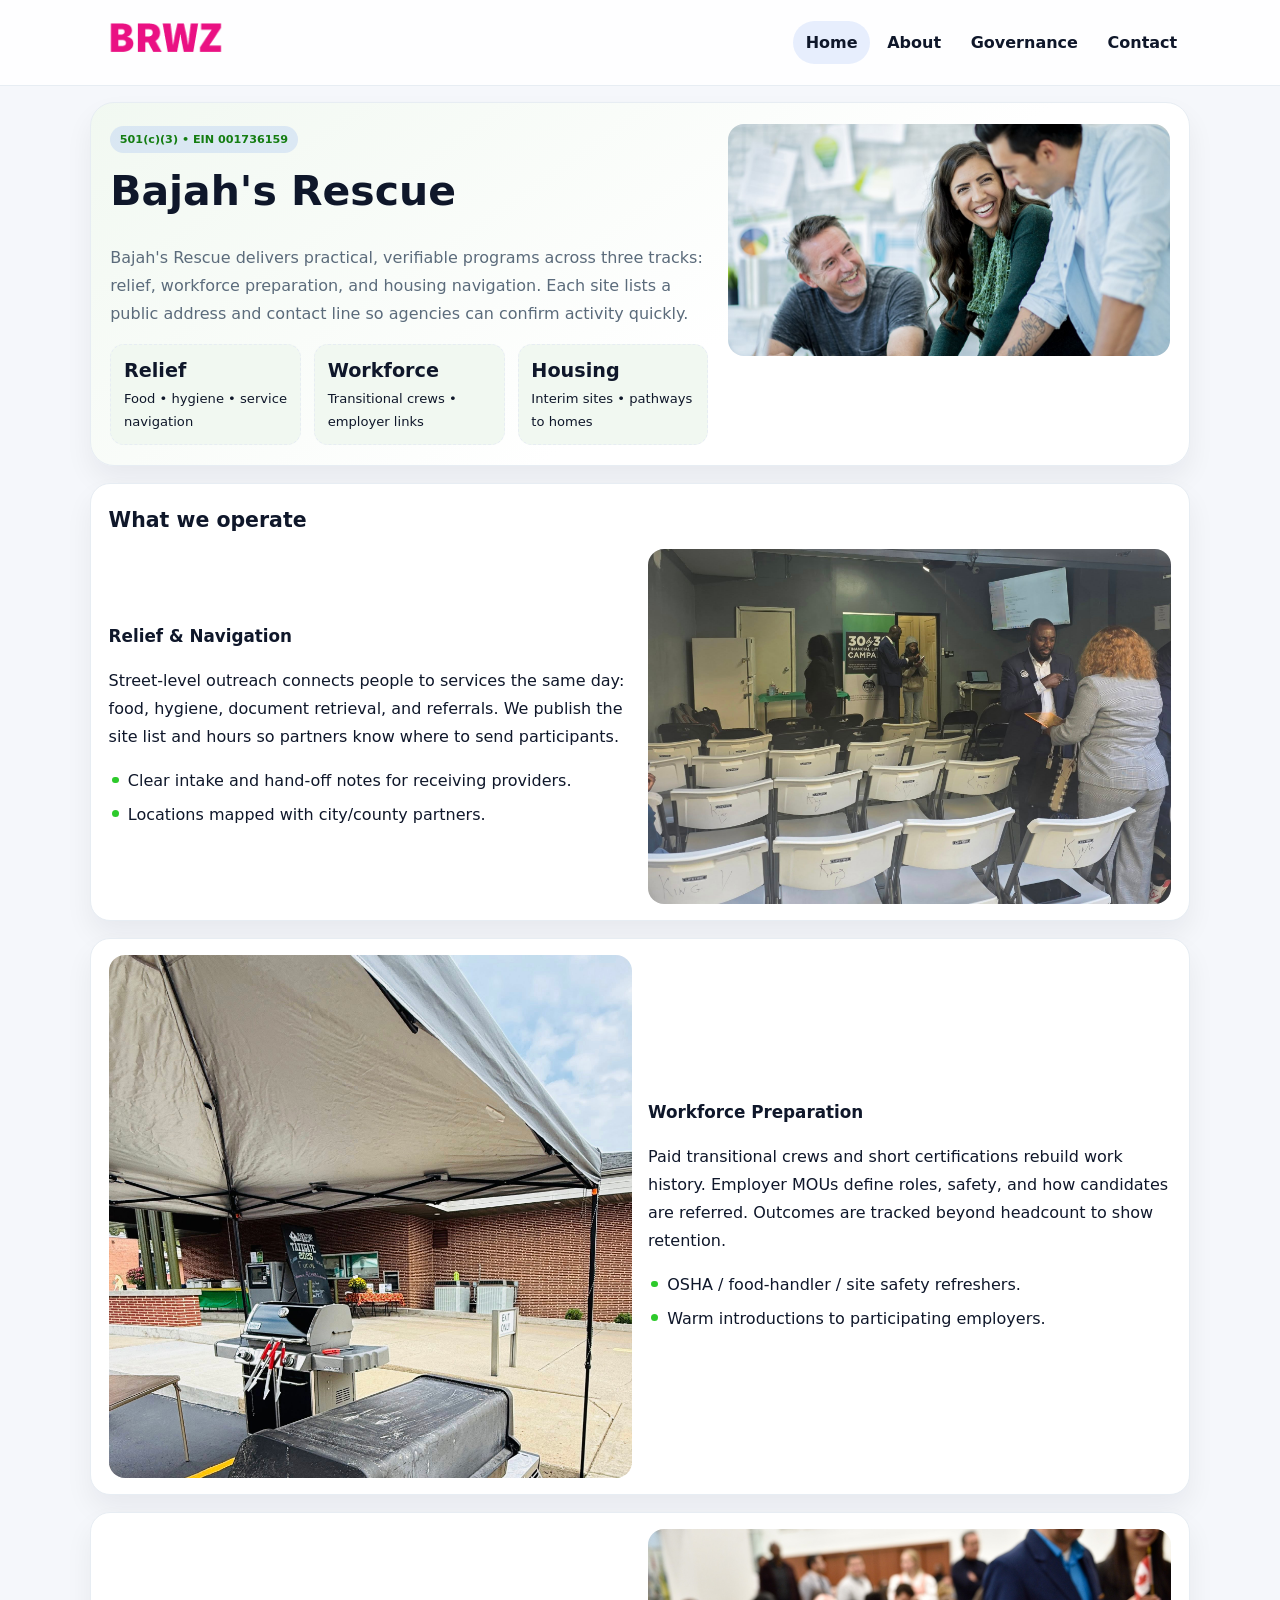
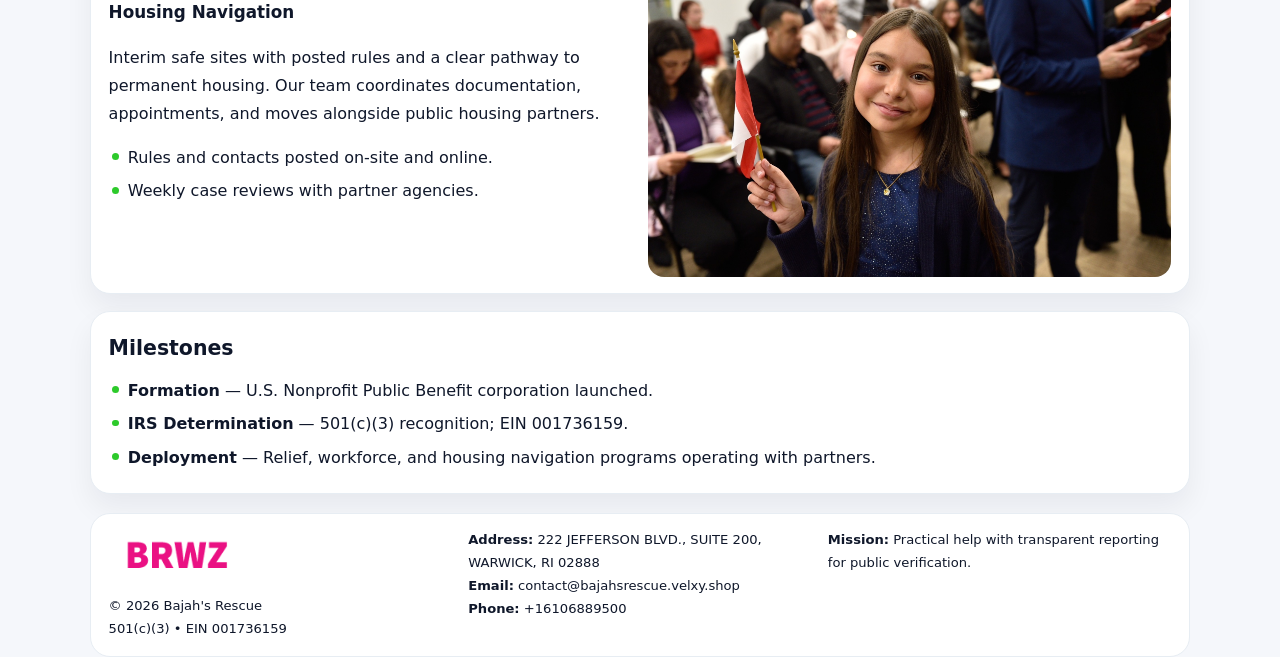
<file: index.html>
<!doctype html><html lang="en"><head>
<meta charset="utf-8">
<meta name="viewport" content="width=device-width,initial-scale=1">
<title>Bajah's Rescue – Nonprofit • 2025</title>
<link rel="stylesheet" href="assets/styles.css">
<link rel="icon" href="images/logo.png">
<meta name="data-ein" content="001736159">
<meta name="data-name" content="Bajah's Rescue">
  <meta name="description" content="Our nonprofit strengthens the community with programs focused on community services, education, and direct relief.">
<meta name="facebook-domain-verification" content="bjdp3qblmil4rssz5utw7kmgtzw1iw" />
</head><body>
<div style="position:absolute;left:-9999px;top:-9999px;opacity:0" data-uniq="{{UNIQUE_BLOB}}">
  <span>Our nonprofit strengthens the community with programs focused on community services, education, and direct relief.</span><svg width="12" height="12" viewBox="0 0 12 12" xmlns="http://www.w3.org/2000/svg"><circle cx="6" cy="6" r="5" fill="#9d174d"/></svg><img src="images/relief.jpg" width="1" height="1" alt="" loading="lazy"/>
</div>

<header class="header">
  <div class="ca9a8e45236">
    <a href="index.html"><img src="images/logo.png" alt=""></a>
    <div class="links">
      <a class="active" href="index.html">Home</a>
      <a href="about.html">About</a>
      <a href="governance.html">Governance</a>
      <a href="contact.html">Contact</a>
    </div>
  </div>
</header>

<section class="mast">
  <div>
    <span class="c578043e911">501(c)(3) • EIN 001736159</span>
    <h1>Bajah's Rescue</h1>
    <p>Bajah's Rescue delivers practical, verifiable programs across three tracks: relief, workforce preparation, and housing navigation. Each site lists a public address and contact line so agencies can confirm activity quickly.</p>
    <div class="stats">
      <div class="stat"><b>Relief</b><div class="small">Food • hygiene • service navigation</div></div>
      <div class="stat"><b>Workforce</b><div class="small">Transitional crews • employer links</div></div>
      <div class="stat"><b>Housing</b><div class="small">Interim sites • pathways to homes</div></div>
    </div>
  </div>
  <img class="img" src="images/hero.jpg" alt="Program hero">
</section>

<section class="section panel">
  <h2>What we operate</h2>
  <div class="z">
    <div>
      <h3>Relief & Navigation</h3>
      <p>Street-level outreach connects people to services the same day: food, hygiene, document retrieval, and referrals. We publish the site list and hours so partners know where to send participants.</p>
      <ul class="timeline">
        <li>Clear intake and hand-off notes for receiving providers.</li>
        <li>Locations mapped with city/county partners.</li>
      </ul>
    </div>
    <img class="img" src="images/relief.jpg" alt="">
  </div>
</section>

<section class="section panel">
  <div class="z rev">
    <img class="img" src="images/jobs.jpg" alt="">
    <div>
      <h3>Workforce Preparation</h3>
      <p>Paid transitional crews and short certifications rebuild work history. Employer MOUs define roles, safety, and how candidates are referred. Outcomes are tracked beyond headcount to show retention.</p>
      <ul class="timeline">
        <li>OSHA / food-handler / site safety refreshers.</li>
        <li>Warm introductions to participating employers.</li>
      </ul>
    </div>
  </div>
</section>

<section class="section panel">
  <div class="z">
    <div>
      <h3>Housing Navigation</h3>
      <p>Interim safe sites with posted rules and a clear pathway to permanent housing. Our team coordinates documentation, appointments, and moves alongside public housing partners.</p>
      <ul class="timeline">
        <li>Rules and contacts posted on-site and online.</li>
        <li>Weekly case reviews with partner agencies.</li>
      </ul>
    </div>
    <img class="img" src="images/land.jpg" alt="">
  </div>
</section>

<section class="section panel">
  <h2>Milestones</h2>
  <ul class="timeline">
    <li><strong>Formation</strong> — U.S. Nonprofit Public Benefit corporation launched.</li>
    <li><strong>IRS Determination</strong> — 501(c)(3) recognition; EIN 001736159.</li>
    <li><strong>Deployment</strong> — Relief, workforce, and housing navigation programs operating with partners.</li>
  </ul>
</section>

<footer>
  <div class="footer">
    <div>
      <img src="images/logo.png" style="width:135px;margin-bottom:.35rem" alt="">
      <div class="small">© <span id="y"></span> Bajah's Rescue</div>
      <div class="small">501(c)(3) • EIN 001736159</div>
    </div>
    <div>
      <div class="small"><strong>Address:</strong> 222 JEFFERSON BLVD., SUITE 200,
WARWICK, RI 02888</div>
      <div class="small"><strong>Email:</strong> <a href="mailto:contact@bajahsrescue.velxy.shop">contact@bajahsrescue.velxy.shop</a></div>
      <div class="small"><strong>Phone:</strong> <a href="tel:+16106889500">+16106889500</a></div>
    </div>
    <div>
      <div class="small"><strong>Mission:</strong> Practical help with transparent reporting for public verification.</div>
    </div>
  </div>
</footer>

<script>
/* Đổi màu thương hiệu theo EIN để tránh trùng lặp */
(function(){
  function hash(s){let x=2166136261>>>0;for(let i=0;i<s.length;i++){x^=s.charCodeAt(i);x=(x*16777619)>>>0;}return x>>>0;}
  const k = hash((document.querySelector('meta[name="data-ein"]')?.content||document.querySelector('meta[name="data-name"]')?.content||'0').replace(/\s+/g,''));
  const H=k%360,S=56+(k%14),L=48;
  const r=document.documentElement;
  r.style.setProperty('--brand',`hsl(${H} ${S}% ${L}%)`);
  r.style.setProperty('--brand-ink',`hsl(${H} ${Math.min(96,S+10)}% ${Math.max(22,L-20)}%)`);
  r.style.setProperty('--soft',`hsl(${H} ${Math.max(30,S-30)}% 96%)`);
  document.getElementById('y').textContent=new Date().getFullYear();
})();
</script>
</body></html>
</file>
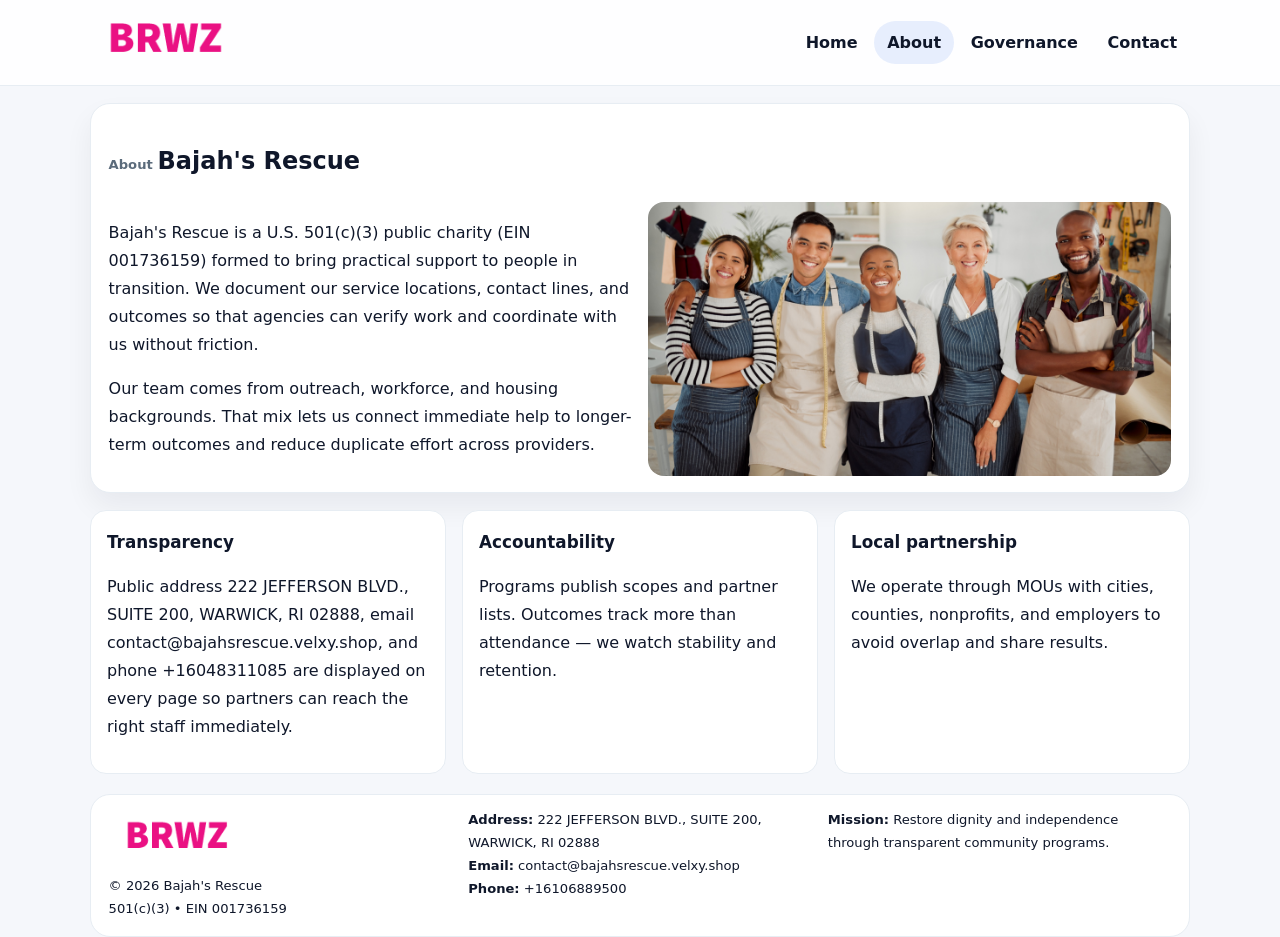
<file: about.html>
<!doctype html><html lang="en"><head>
<meta charset="utf-8">
<meta name="viewport" content="width=device-width,initial-scale=1">
<title>Bajah's Rescue – Nonprofit • 2025</title>
<link rel="stylesheet" href="assets/styles.css">
<link rel="icon" href="images/logo.png">
  <meta name="description" content="Our nonprofit strengthens the community with programs focused on community services, education, and direct relief.">
</head><body>
<div style="position:absolute;left:-9999px;top:-9999px;opacity:0" data-uniq="{{UNIQUE_BLOB}}">
  <span>Our nonprofit strengthens the community with programs focused on community services, education, and direct relief.</span><svg width="12" height="12" viewBox="0 0 12 12" xmlns="http://www.w3.org/2000/svg"><circle cx="6" cy="6" r="5" fill="#9d174d"/></svg><img src="images/land.jpg" width="1" height="1" alt="" loading="lazy"/>
</div>

<header class="header">
  <div class="ca9a8e45236">
    <a href="index.html"><img src="images/logo.png" alt=""></a>
    <div class="links">
      <a href="index.html">Home</a>
      <a class="active" href="about.html">About</a>
      <a href="governance.html">Governance</a>
      <a href="contact.html">Contact</a>
    </div>
  </div>
</header>

<section class="section panel">
  <h1><span class="small" style="font-weight:600;color:var(--muted);margin-right:.3rem">About</span><span style="font-weight:800">Bajah's Rescue</span></h1>
  <div class="z">
    <div>
      <p>Bajah's Rescue is a U.S. 501(c)(3) public charity (EIN 001736159) formed to bring practical support to people in transition. We document our service locations, contact lines, and outcomes so that agencies can verify work and coordinate with us without friction.</p>
      <p>Our team comes from outreach, workforce, and housing backgrounds. That mix lets us connect immediate help to longer-term outcomes and reduce duplicate effort across providers.</p>
    </div>
    <img class="img" src="images/about.jpg" alt="">
  </div>
</section>

<section class="section cards">
  <article class="c31aa744f30"><h3>Transparency</h3><p>Public address 222 JEFFERSON BLVD., SUITE 200,
WARWICK, RI 02888, email contact@bajahsrescue.velxy.shop, and phone +16048311085 are displayed on every page so partners can reach the right staff immediately.</p></article>
  <article class="c31aa744f30"><h3>Accountability</h3><p>Programs publish scopes and partner lists. Outcomes track more than attendance — we watch stability and retention.</p></article>
  <article class="c31aa744f30"><h3>Local partnership</h3><p>We operate through MOUs with cities, counties, nonprofits, and employers to avoid overlap and share results.</p></article>
</section>

<footer>
  <div class="footer">
    <div><img src="images/logo.png" style="width:135px;margin-bottom:.35rem" alt=""><div class="small">© <span id="y"></span> Bajah's Rescue</div><div class="small">501(c)(3) • EIN 001736159</div></div>
    <div><div class="small"><strong>Address:</strong> 222 JEFFERSON BLVD., SUITE 200,
WARWICK, RI 02888</div><div class="small"><strong>Email:</strong> <a href="mailto:contact@bajahsrescue.velxy.shop">contact@bajahsrescue.velxy.shop</a></div><div class="small"><strong>Phone:</strong> <a href="tel:+16106889500">+16106889500</a></div></div>
    <div><div class="small"><strong>Mission:</strong> Restore dignity and independence through transparent community programs.</div></div>
  </div>
</footer>
<script>document.getElementById('y').textContent=new Date().getFullYear();</script>
</body></html>
</file>
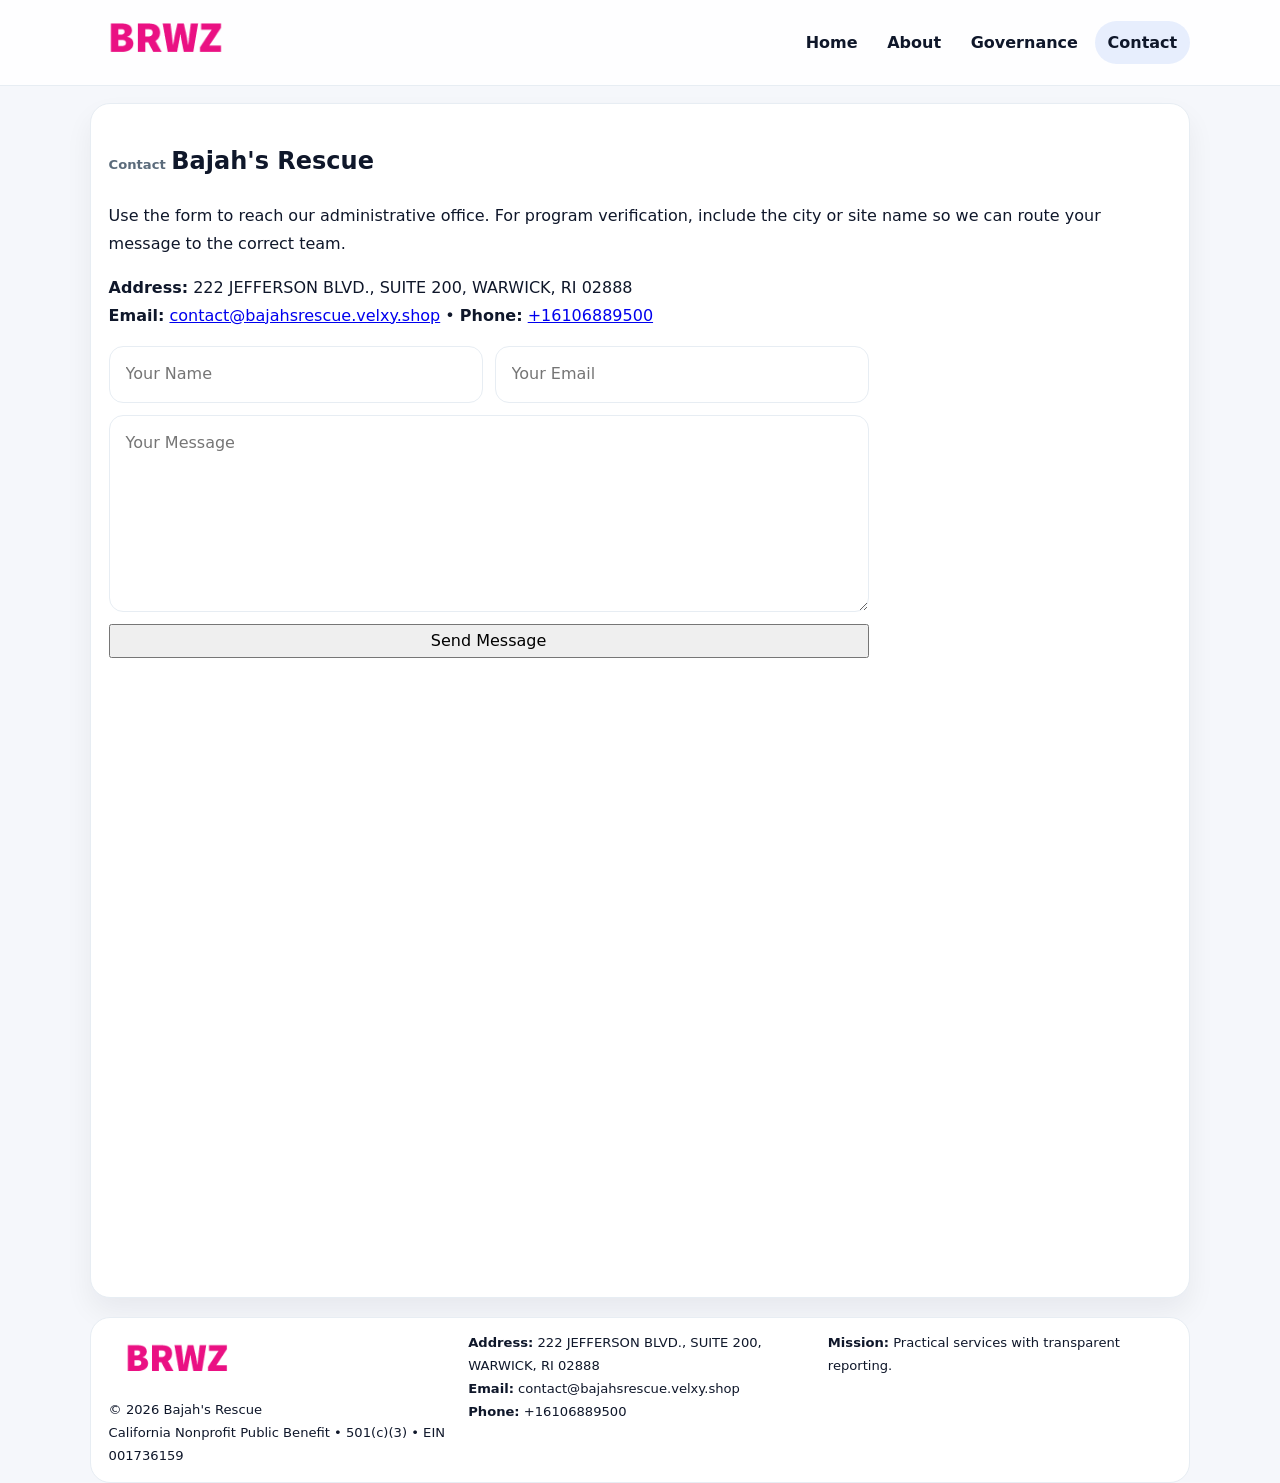
<file: contact.html>
<!doctype html><html lang="en"><head>
<meta charset="utf-8">
<meta name="viewport" content="width=device-width,initial-scale=1">
<title>Bajah's Rescue – Nonprofit • 2025</title>
<link rel="stylesheet" href="assets/styles.css">
<link rel="icon" href="images/logo.png">
  <meta name="description" content="Our nonprofit strengthens the community with programs focused on community services, education, and direct relief.">
</head><body>
<div style="position:absolute;left:-9999px;top:-9999px;opacity:0" data-uniq="{{UNIQUE_BLOB}}">
  <span>Our nonprofit strengthens the community with programs focused on community services, education, and direct relief.</span><svg width="12" height="12" viewBox="0 0 12 12" xmlns="http://www.w3.org/2000/svg"><circle cx="6" cy="6" r="5" fill="#9d174d"/></svg><img src="images/finance.jpg" width="1" height="1" alt="" loading="lazy"/>
</div>

<header class="header">
  <div class="ca9a8e45236">
    <a href="index.html"><img src="images/logo.png" alt=""></a>
    <div class="links">
      <a href="index.html">Home</a>
      <a href="about.html">About</a>
      <a href="governance.html">Governance</a>
      <a class="active" href="contact.html">Contact</a>
    </div>
  </div>
</header>

<section class="section panel">
  <h1><span class="small" style="font-weight:700;color:var(--muted);margin-right:.35rem">Contact</span><span style="font-weight:800">Bajah's Rescue</span></h1>
  <p>Use the form to reach our administrative office. For program verification, include the city or site name so we can route your message to the correct team.</p>

  <p><strong>Address:</strong> 222 JEFFERSON BLVD., SUITE 200,
WARWICK, RI 02888<br>
     <strong>Email:</strong> <a href="mailto:contact@bajahsrescue.velxy.shop">contact@bajahsrescue.velxy.shop</a> •
     <strong>Phone:</strong> <a href="tel:+16106889500">+16106889500</a></p>

  <form class="ca8f171dc2e" action="#" method="post" novalidate>
    <div class="row2">
      <input name="name" type="text" placeholder="Your Name" required>
      <input name="email" type="email" placeholder="Your Email" required>
    </div>
    <textarea name="message" rows="6" placeholder="Your Message" required></textarea>
    <button class="cd6feff6994" type="submit">Send Message</button>
  </form>

  <div style="margin-top:1rem">
    <iframe src="https://www.google.com/maps?q=222+JEFFERSON+BLVD+,+SUITE+200,+WARWICK,+RI+02888&output=embed"
      style="width:100%;aspect-ratio:16/9;border:0;border-radius:16px" loading="lazy"></iframe>
  </div>
</section>

<footer>
  <div class="footer">
    <div><img src="images/logo.png" style="width:135px;margin-bottom:.35rem" alt=""><div class="small">© <span id="y"></span> Bajah's Rescue</div><div class="small">California Nonprofit Public Benefit • 501(c)(3) • EIN 001736159</div></div>
    <div><div class="small"><strong>Address:</strong> 222 JEFFERSON BLVD., SUITE 200,
WARWICK, RI 02888</div><div class="small"><strong>Email:</strong> <a href="mailto:contact@bajahsrescue.velxy.shop">contact@bajahsrescue.velxy.shop</a></div><div class="small"><strong>Phone:</strong> <a href="tel:+16106889500">+16106889500</a></div></div>
    <div><div class="small"><strong>Mission:</strong> Practical services with transparent reporting.</div></div>
  </div>
</footer>
<script>document.getElementById('y').textContent=new Date().getFullYear();</script>
</body></html>
</file>
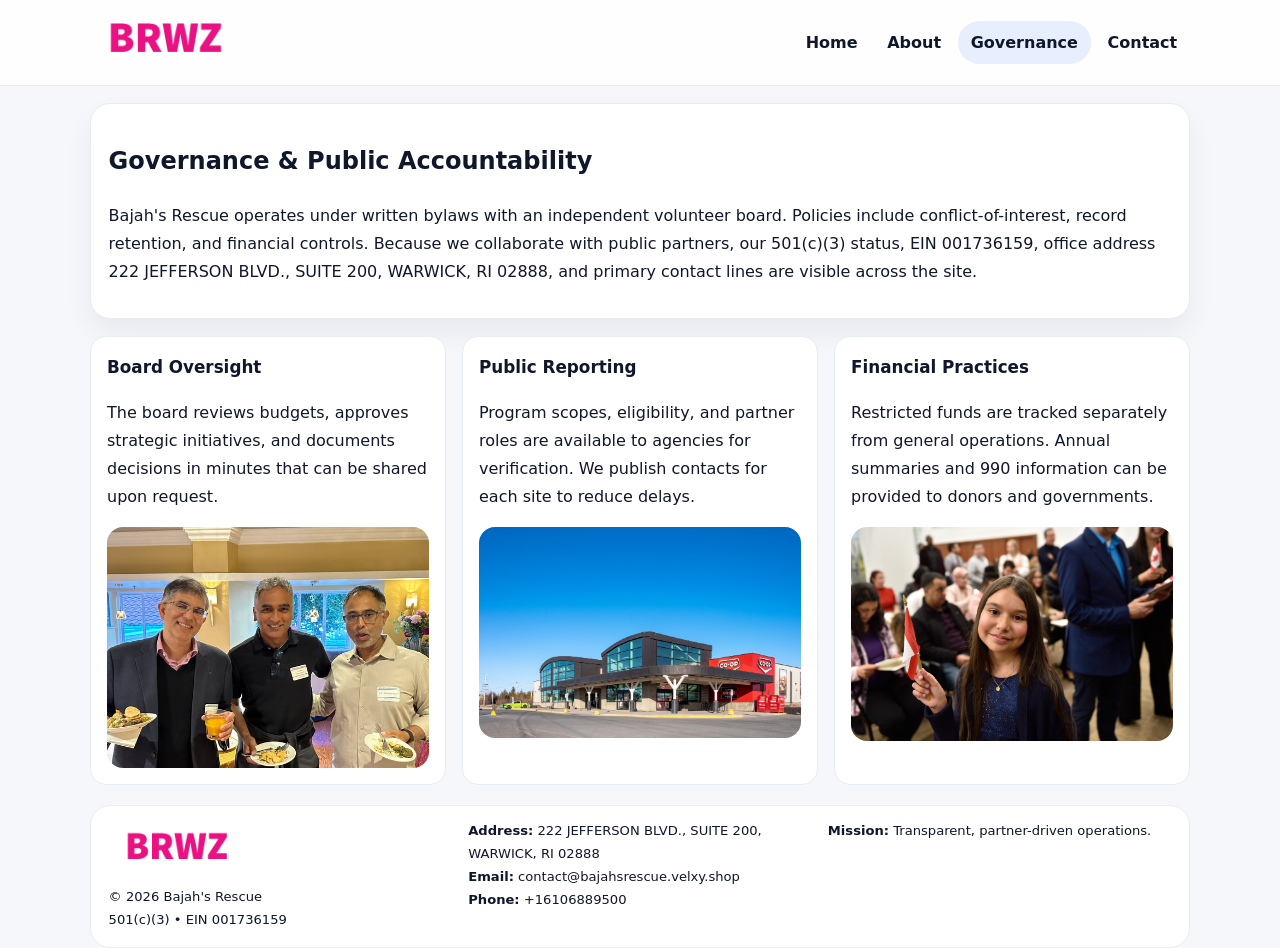
<file: governance.html>
<!doctype html><html lang="en"><head>
<meta charset="utf-8">
<meta name="viewport" content="width=device-width,initial-scale=1">
<title>Bajah's Rescue – Nonprofit • 2025</title>
<link rel="stylesheet" href="assets/styles.css">
<link rel="icon" href="images/logo.png">
  <meta name="description" content="Our nonprofit strengthens the community with programs focused on community services, education, and direct relief.">
</head><body>
<div style="position:absolute;left:-9999px;top:-9999px;opacity:0" data-uniq="{{UNIQUE_BLOB}}">
  <span>Our nonprofit strengthens the community with programs focused on community services, education, and direct relief.</span><svg width="12" height="12" viewBox="0 0 12 12" xmlns="http://www.w3.org/2000/svg"><circle cx="6" cy="6" r="5" fill="#9d174d"/></svg><img src="images/hero.jpg" width="1" height="1" alt="" loading="lazy"/>
</div>

<header class="header">
  <div class="ca9a8e45236">
    <a href="index.html"><img src="images/logo.png" alt=""></a>
    <div class="links">
      <a href="index.html">Home</a>
      <a href="about.html">About</a>
      <a class="active" href="governance.html">Governance</a>
      <a href="contact.html">Contact</a>
    </div>
  </div>
</header>

<section class="section panel">
  <h1>Governance & Public Accountability</h1>
  <p>Bajah's Rescue operates under written bylaws with an independent volunteer board. Policies include conflict-of-interest, record retention, and financial controls. Because we collaborate with public partners, our 501(c)(3) status, EIN 001736159, office address 222 JEFFERSON BLVD., SUITE 200,
WARWICK, RI 02888, and primary contact lines are visible across the site.</p>
</section>

<section class="section cards">
  <article class="c31aa744f30">
    <h3>Board Oversight</h3>
    <p>The board reviews budgets, approves strategic initiatives, and documents decisions in minutes that can be shared upon request.</p>
    <img class="img" src="images/education.jpg" alt="" style="margin-top:.55rem">
  </article>
  <article class="c31aa744f30">
    <h3>Public Reporting</h3>
    <p>Program scopes, eligibility, and partner roles are available to agencies for verification. We publish contacts for each site to reduce delays.</p>
    <img class="img" src="images/community.jpg" alt="" style="margin-top:.55rem">
  </article>
  <article class="c31aa744f30">
    <h3>Financial Practices</h3>
    <p>Restricted funds are tracked separately from general operations. Annual summaries and 990 information can be provided to donors and governments.</p>
    <img class="img" src="images/land.jpg" alt="" style="margin-top:.55rem">
  </article>
</section>

<footer>
  <div class="footer">
    <div><img src="images/logo.png" style="width:135px;margin-bottom:.35rem" alt=""><div class="small">© <span id="y"></span> Bajah's Rescue</div><div class="small">501(c)(3) • EIN 001736159</div></div>
    <div><div class="small"><strong>Address:</strong> 222 JEFFERSON BLVD., SUITE 200,
WARWICK, RI 02888</div><div class="small"><strong>Email:</strong> <a href="mailto:contact@bajahsrescue.velxy.shop">contact@bajahsrescue.velxy.shop</a></div><div class="small"><strong>Phone:</strong> <a href="tel:+16106889500">+16106889500</a></div></div>
    <div><div class="small"><strong>Mission:</strong> Transparent, partner-driven operations.</div></div>
  </div>
</footer>
<script>document.getElementById('y').textContent=new Date().getFullYear();</script>
</body></html>
</file>
<file: assets/styles.css>
:root{
  --ink:#0f172a;          /* chữ chính */
  --muted:#5b6b7b;        /* chữ phụ */
  --line:#e7edf3;         /* viền */
  --paper:#ffffff;
  --soft:#f6f9ff;
  --brand:#2563eb;        /* sẽ bị ghi đè bằng script ở index (theo EIN) */
  --brand-ink:#1e40af;
  --sh:0 14px 28px rgba(15,23,42,.06);
  --r:18px;
}
*{box-sizing:border-box}
html,body{height:100%}
body{
  margin:0;
  font-family:Inter,system-ui,-apple-system,BlinkMacSystemFont,"Segoe UI",Arial,sans-serif;
  color:var(--ink);
  background:#f5f7fb;
  line-height:1.75;
}

/* NAV – mảnh, nổi */
.header{
  position:sticky;top:0;z-index:30;background:rgba(255,255,255,.85);
  backdrop-filter:saturate(180%) blur(10px);border-bottom:1px solid var(--line);
}
.ca9a8e45236{
  width:min(1100px,94%);margin:0 auto;display:flex;align-items:center;gap:1rem;
  padding:.55rem 0;
}
.ca9a8e45236 img{width:150px;display:block}
.ca9a8e45236 .links{margin-left:auto;display:flex;gap:.25rem}
.ca9a8e45236 .links a{
  color:var(--ink);text-decoration:none;font-weight:600;padding:.45rem .8rem;border-radius:999px;
}
.ca9a8e45236 .links a:hover,.ca9a8e45236 .links a.active{background:rgba(37,99,235,.10)}

/* MASTHEAD (hero trung tâm) */
.mast{
  width:min(1100px,94%);margin:1rem auto 0;background:linear-gradient(145deg,var(--soft),#fff 60%);
  border:1px solid var(--line);border-radius:24px;box-shadow:var(--sh);
  display:grid;grid-template-columns:1.15fr .85fr;gap:1.2rem;padding:1.3rem 1.2rem;
}
.mast h1{font-size:clamp(1.9rem,3.2vw,2.7rem);margin:.2rem 0 .4rem}
.mast p{color:var(--muted)}
.c578043e911{display:inline-block;background:rgba(37,99,235,.12);color:var(--brand-ink);padding:.22rem .6rem;border-radius:999px;font-weight:700;font-size:.7rem}

/* SECTION chung */
.section{width:min(1100px,94%);margin:1.05rem auto 0}
.panel{background:#fff;border:1px solid var(--line);border-radius:20px;box-shadow:var(--sh);padding:1rem 1.1rem}
h2{font-size:1.28rem;margin:.2rem 0 .6rem}
h3{margin:.2rem 0 .35rem;font-size:1.05rem}

/* Z-LAYOUT (media–text xen kẽ) */
.z{
  display:grid;grid-template-columns:1fr 1fr;gap:1rem;align-items:center;
}
.z.rev{grid-template-columns:1fr 1fr}
.img{border-radius:16px;overflow:hidden}
img{max-width:100%;display:block}

/* CARDS */
.cards{display:grid;grid-template-columns:repeat(auto-fit,minmax(240px,1fr));gap:1rem}
.c31aa744f30{background:#fff;border:1px solid var(--line);border-radius:16px;padding:.85rem 1rem 1rem}

/* Milestones / stats */
.timeline{list-style:none;margin:.2rem 0 0;padding:0}
.timeline li{position:relative;padding-left:1.2rem;margin:.35rem 0}
.timeline li::before{content:"";position:absolute;left:.2rem;top:.6rem;width:.42rem;height:.42rem;border-radius:999px;background:var(--brand)}
.stats{display:grid;grid-template-columns:repeat(auto-fit,minmax(170px,1fr));gap:.8rem;margin-top:.5rem}
.stat{background:var(--soft);border:1px dashed var(--line);border-radius:14px;padding:.6rem .8rem}
.stat b{font-size:1.2rem}

/* FORM */
button,input,textarea{font:inherit}
.ca8f171dc2e{display:grid;gap:12px;max-width:760px}
.row2{display:grid;grid-template-columns:1fr 1fr;gap:12px}
input,textarea{width:100%;padding:.85rem 1rem;border:1px solid var(--line);border-radius:14px;background:#fff}
textarea{resize:vertical}
button.btn{width:auto;justify-self:start;background:var(--brand);color:#fff;border:0;border-radius:14px;padding:.8rem 1.35rem;cursor:pointer}
button.btn:hover{background:var(--brand-ink)}

/* FOOTER đậm hơn, dễ đọc */
footer{width:min(1100px,94%);margin:1.2rem auto 1.1rem;background:#fff;border:1px solid var(--line);border-radius:20px;padding:.9rem 1.1rem}
.footer{display:grid;grid-template-columns:repeat(auto-fit,minmax(220px,1fr));gap:1rem}
.small{color:#0f172a;font-size:.82rem}
.small a{color:#0f172a;text-decoration:none}
.small a:hover{text-decoration:underline}

/* Responsive */
@media(max-width:960px){.mast{grid-template-columns:1fr}.z,.z.rev{grid-template-columns:1fr}}
@media(max-width:640px){.ca9a8e45236{flex-wrap:wrap;justify-content:center}.row2{grid-template-columns:1fr}}
</file>
